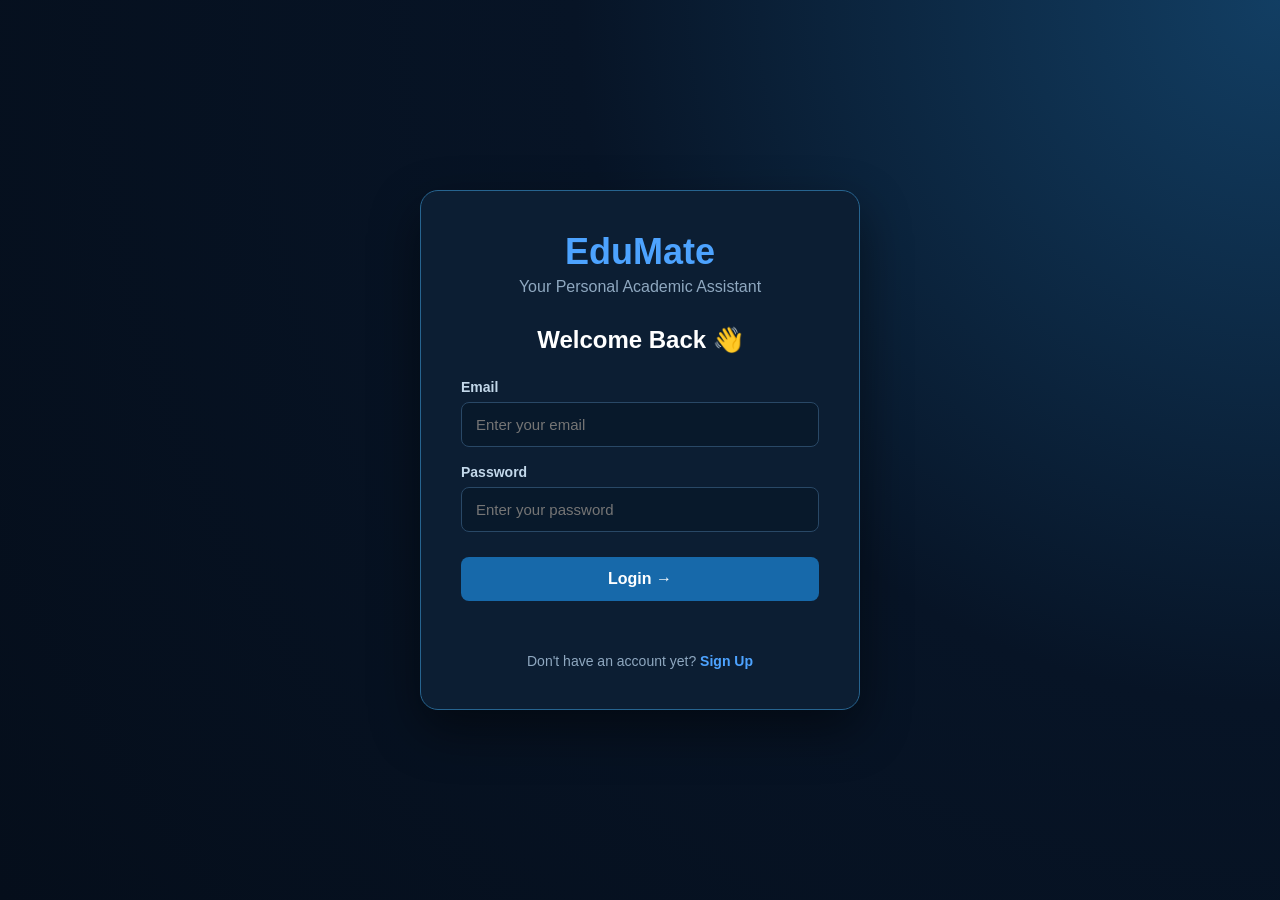
<file: index.html>
<!DOCTYPE html>
<html lang="en">

<head>

    <meta charset="UTF-8">
    <meta name="viewport" content="width=device-width, initial-scale=1.0">

    <title>EduMate - Your Personal Academic Assistant</title>

    <link rel="stylesheet" href="style1.css">
</head>


<body>


    <!-- =====================================================
         AUTHENTICATION
    ===================================================== -->

    <div id="authPage">


        <div class="auth-box">


            <div class="auth-logo">
                EduMate
            </div>


            <div class="auth-subtitle">
                Your Personal Academic Assistant
            </div>







            <div id="loginForm">


                <h2 class="auth-title">
                    Welcome Back 👋
                </h2>


                <div class="auth-input-group">

                    <label for="loginEmail">
                        Email
                    </label>

                    <input type="email" id="loginEmail" placeholder="Enter your email" autocomplete="email">

                </div>


                <div class="auth-input-group">

                    <label for="loginPassword">
                        Password
                    </label>

                    <input type="password" id="loginPassword" placeholder="Enter your password"
                        autocomplete="current-password">

                </div>


                <button class="auth-button" onclick="login()">
                    Login →
                </button>


                <div id="loginMessage" class="auth-message"></div>


                <div class="auth-switch">

                    Don't have an account yet?

                    <button onclick="showSignup()">
                        Sign Up
                    </button>

                </div>

            </div>







            <div id="signupForm" style="display: none;">


                <h2 class="auth-title">
                    Create Your EduMate Account
                </h2>


                <div class="auth-input-group">

                    <label for="signupName">
                        Full Name
                    </label>

                    <input type="text" id="signupName" placeholder="Enter your name" autocomplete="name">

                </div>


                <div class="auth-input-group">

                    <label for="signupEmail">
                        Email
                    </label>

                    <input type="email" id="signupEmail" placeholder="Enter your email" autocomplete="email">

                </div>


                <div class="auth-input-group">

                    <label for="signupPassword">
                        Password
                    </label>

                    <input type="password" id="signupPassword" placeholder="Create a password"
                        autocomplete="new-password">

                    <div class="password-note">
                        Password must contain at least 6 characters.
                    </div>

                </div>


                <div class="auth-input-group">

                    <label for="signupConfirmPassword">
                        Confirm Password
                    </label>

                    <input type="password" id="signupConfirmPassword" placeholder="Re-enter your password"
                        autocomplete="new-password">

                </div>


                <button class="auth-button" onclick="signup()">
                    Create Account →
                </button>


                <div id="signupMessage" class="auth-message"></div>


                <div class="auth-switch">

                    Already have an account?

                    <button onclick="showLogin()">
                        Login
                    </button>

                </div>

            </div>


        </div>

    </div>



    <!-- =====================================================
         DASHBOARD
    ===================================================== -->

    <div id="dashboard">


        <!-- =================================================
             HEADER
        ================================================= -->

        <header>

            <div class="header">


                <div class="brand">

                    <div class="logo">
                        EduMate
                    </div>

                    <div class="subtitle">
                        Your Personal Academic Assistant
                    </div>

                </div>


                <div class="header-right">




                    <div class="ai-button">

                        <span class="ai-icon">
                            🤖
                        </span>

                        <span>
                            EduMate AI Assistant
                        </span>

                    </div>


                    <button class="logout" onclick="logout()">
                        Logout
                    </button>

                </div>

            </div>

        </header>



        <!-- =================================================
             MAIN DASHBOARD
        ================================================= -->

        <main>


            <!-- =================================================
                 WELCOME
            ================================================= -->

            <section class="hero">

                <h1>
                    Welcome to EduMate 👋
                </h1>

                <p>
                    Discover colleges, explore engineering branches,
                    organize your studies and track your academic progress.
                </p>

            </section>



            <!-- =================================================
                 COLLEGE DISCOVERY
            ================================================= -->

            <section class="section">


                <h2 class="section-title">
                    🎯 College Discovery
                </h2>


                <p class="section-description">
                    Find, shortlist and compare colleges based on your goals.
                </p>


                <div class="cards">


                    <!-- PREDICTOR -->

                    <div class="card">

                        <div class="icon">
                            🎓
                        </div>

                        <h3>
                            College Predictor
                        </h3>

                        <p>
                            Find suitable colleges based on your
                            percentile, category, branch and preferences.
                        </p>

                        <button class="open-button" onclick="location.href='predictor.html'">
                            Open Predictor →
                        </button>

                    </div>



                    <!-- SHORTLIST -->

                    <div class="card">

                        <div class="icon">
                            ⭐
                        </div>

                        <h3>
                            College Shortlist
                        </h3>

                        <p>
                            Save your preferred colleges in one place
                            and create your personal college shortlist.
                        </p>

                        <button class="open-button" onclick="location.href='shortlist.html'">
                            View Shortlist →
                        </button>

                    </div>



                    <!-- COMPARE -->

                    <div class="card">

                        <div class="icon">
                            ⚖️
                        </div>

                        <h3>
                            Compare Colleges
                        </h3>

                        <p>
                            Compare shortlisted colleges side-by-side
                            to make better admission decisions.
                        </p>

                        <button class="open-button" onclick="location.href='compare.html'">
                            Compare Colleges →
                        </button>

                    </div>


                </div>

            </section>



            <!-- =================================================
                 ENGINEERING EXPLORER
            ================================================= -->

            <section class="section">


                <h2 class="section-title">
                    🧭 Engineering Explorer
                </h2>


                <p class="section-description">
                    Understand engineering branches and explore different
                    academic options.
                </p>


                <div class="cards">


                    <!-- BRANCH EXPLORER -->

                    <div class="card">

                        <div class="icon">
                            💻
                        </div>

                        <h3>
                            Engineering Branch Explorer
                        </h3>

                        <p>
                            Explore engineering branches, their subjects,
                            required skills and possible career paths.
                        </p>

                        <button class="open-button" onclick="location.href='branches.html'">
                            Explore Branches →
                        </button>

                    </div>



                    <!-- PAPERS -->

                    <div class="card">

                        <div class="icon">
                            📚
                        </div>

                        <h3>
                            Previous Year Papers
                        </h3>

                        <p>
                            Access previous year question papers for
                            exam preparation and practice.
                        </p>

                        <button class="open-button" onclick="location.href='papers.html'">
                            View Papers →
                        </button>

                    </div>



                    <!-- ACADEMIC RESOURCES -->

                    <div class="card">

                        <div class="icon">
                            💡
                        </div>

                        <h3>
                            Academic Resources
                        </h3>

                        <p>
                            Explore additional academic guidance,
                            useful information and resources available
                            in EduMate.
                        </p>

                        <button class="open-button" onclick="location.href='assistant.html'">
                            Explore Resources →
                        </button>

                    </div>


                </div>

            </section>



            <!-- =================================================
                 ACADEMIC ORGANIZER
            ================================================= -->

            <section class="section">


                <h2 class="section-title">
                    📊 Academic Organizer
                </h2>


                <p class="section-description">
                    Plan your studies and keep track of your academic progress.
                </p>


                <div class="organizer-grid">


                    <!-- STUDY PLANNER -->

                    <div class="card">

                        <div class="icon">
                            📅
                        </div>

                        <h3>
                            Study Planner
                        </h3>

                        <p>
                            Organize your study schedule, tasks
                            and academic goals.
                        </p>

                        <button class="open-button" onclick="location.href='planner.html'">
                            Open Planner →
                        </button>

                    </div>



                    <!-- ACADEMIC TRACKER -->

                    <div class="card">

                        <div class="icon">
                            📈
                        </div>

                        <h3>
                            Academic Tracker
                        </h3>

                        <p>
                            Track your academic progress and monitor
                            your performance over time.
                        </p>

                        <button class="open-button" onclick="location.href='tracker.html'">
                            Open Tracker →
                        </button>

                    </div>


                </div>

            </section>


        </main>



        <!-- =================================================
             FOOTER
        ================================================= -->

        <footer>

            EduMate © 2026 · Your Personal Academic Assistant

        </footer>


    </div>



    <script src="script.js"></script>



</body>

</html>
</file>
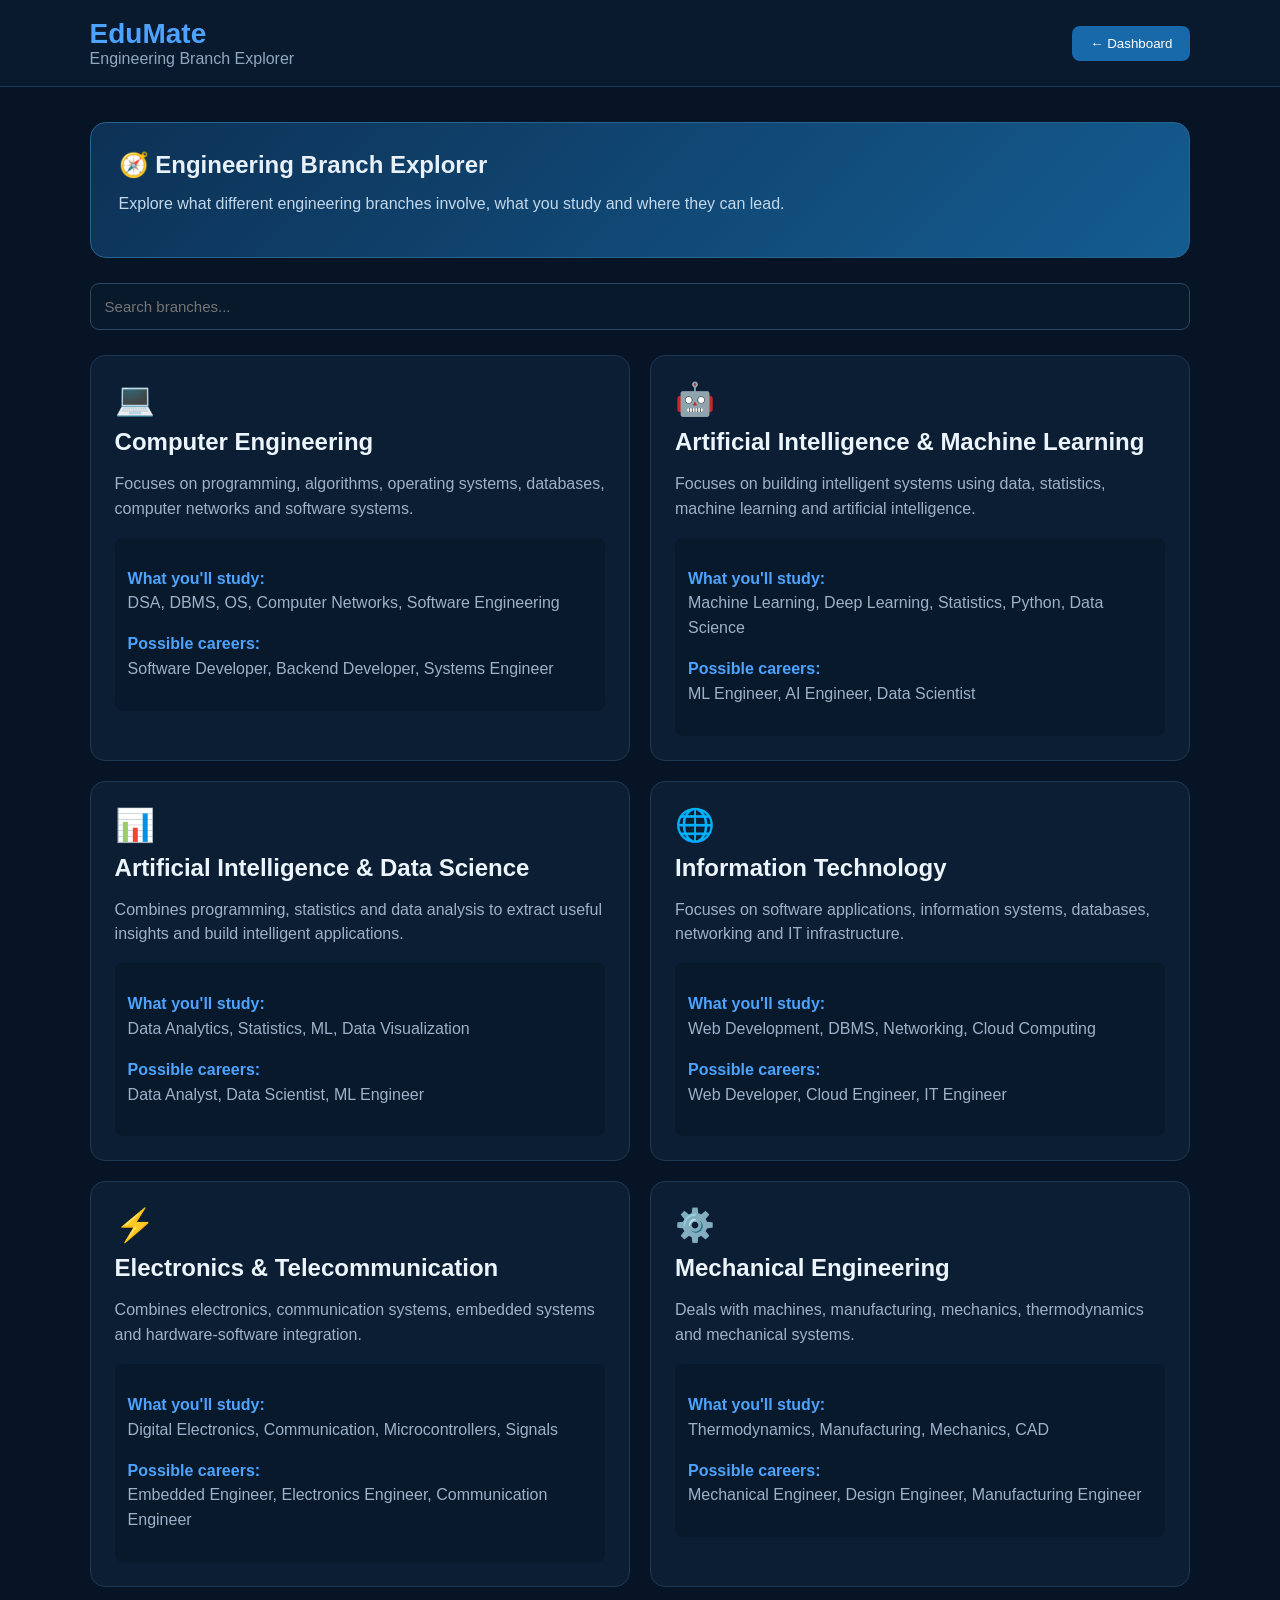
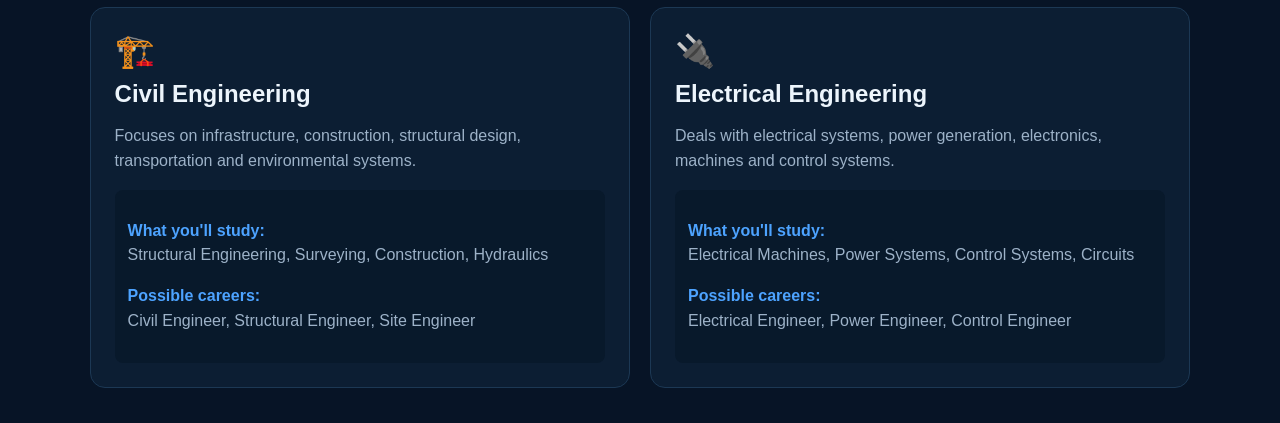
<file: branches.html>
<!DOCTYPE html>
<html lang="en">

<head>

    <meta charset="UTF-8">
    <meta name="viewport" content="width=device-width, initial-scale=1.0">

    <title>EduMate - Branch Explorer</title>

    <style>
        * {
            box-sizing: border-box;
        }

        body {
            margin: 0;
            font-family: "Segoe UI", Arial, sans-serif;
            background: #071426;
            color: #e8f0f8;
        }

        header {
            background: #091a2e;
            border-bottom: 1px solid #1c3854;
            padding: 18px 7%;
        }

        .header {
            display: flex;
            justify-content: space-between;
            align-items: center;
        }

        .logo {
            color: #4da3ff;
            font-size: 28px;
            font-weight: 700;
        }

        .subtitle {
            color: #8fa8c0;
        }

        .back {
            background: #1769aa;
            border: none;
            color: white;
            padding: 10px 18px;
            border-radius: 8px;
            cursor: pointer;
        }

        main {
            width: 86%;
            max-width: 1200px;
            margin: 35px auto;
        }

        .hero {
            background: linear-gradient(135deg, #0d3155, #145c91);
            border: 1px solid #27648f;
            border-radius: 16px;
            padding: 28px;
            margin-bottom: 25px;
        }

        .hero h1 {
            margin: 0 0 8px;
        }

        .hero p {
            color: #c3d8ea;
        }

        .search {
            width: 100%;
            padding: 14px;

            background: #08192b;
            border: 1px solid #294866;
            color: white;

            border-radius: 9px;
            margin-bottom: 25px;

            font-size: 15px;
        }

        .grid {
            display: grid;
            grid-template-columns: repeat(2, 1fr);
            gap: 20px;
        }

        .branch {
            background: #0c1e33;
            border: 1px solid #1c3854;
            border-radius: 15px;
            padding: 24px;
        }

        .branch:hover {
            border-color: #2d75ad;
        }

        .icon {
            font-size: 32px;
            margin-bottom: 10px;
        }

        .branch h2 {
            color: #edf5fc;
            margin: 0 0 10px;
        }

        .branch p {
            color: #9db2c8;
            line-height: 1.55;
        }

        .info {
            background: #08192b;
            border-radius: 8px;
            padding: 13px;
            margin-top: 15px;
        }

        .info strong {
            color: #4da3ff;
        }

        @media(max-width:700px) {

            .grid {
                grid-template-columns: 1fr;
            }

            .header {
                flex-direction: column;
                align-items: flex-start;
                gap: 15px;
            }

        }
    </style>

</head>


<body>

    <header>

        <div class="header">

            <div>

                <div class="logo">
                    EduMate
                </div>

                <div class="subtitle">
                    Engineering Branch Explorer
                </div>

            </div>

            <button class="back" onclick="location.href='index.html'">
                ← Dashboard
            </button>

        </div>

    </header>


    <main>

        <section class="hero">

            <h1>
                🧭 Engineering Branch Explorer
            </h1>

            <p>
                Explore what different engineering branches involve,
                what you study and where they can lead.
            </p>

        </section>


        <input class="search" id="search" placeholder="Search branches..." oninput="renderBranches()">


        <div class="grid" id="branchGrid"></div>

    </main>


    <script>

        const branches = [

            {
                icon: "💻",
                name: "Computer Engineering",
                description:
                    "Focuses on programming, algorithms, operating systems, databases, computer networks and software systems.",
                subjects:
                    "DSA, DBMS, OS, Computer Networks, Software Engineering",
                careers:
                    "Software Developer, Backend Developer, Systems Engineer"
            },

            {
                icon: "🤖",
                name: "Artificial Intelligence & Machine Learning",
                description:
                    "Focuses on building intelligent systems using data, statistics, machine learning and artificial intelligence.",
                subjects:
                    "Machine Learning, Deep Learning, Statistics, Python, Data Science",
                careers:
                    "ML Engineer, AI Engineer, Data Scientist"
            },

            {
                icon: "📊",
                name: "Artificial Intelligence & Data Science",
                description:
                    "Combines programming, statistics and data analysis to extract useful insights and build intelligent applications.",
                subjects:
                    "Data Analytics, Statistics, ML, Data Visualization",
                careers:
                    "Data Analyst, Data Scientist, ML Engineer"
            },

            {
                icon: "🌐",
                name: "Information Technology",
                description:
                    "Focuses on software applications, information systems, databases, networking and IT infrastructure.",
                subjects:
                    "Web Development, DBMS, Networking, Cloud Computing",
                careers:
                    "Web Developer, Cloud Engineer, IT Engineer"
            },

            {
                icon: "⚡",
                name: "Electronics & Telecommunication",
                description:
                    "Combines electronics, communication systems, embedded systems and hardware-software integration.",
                subjects:
                    "Digital Electronics, Communication, Microcontrollers, Signals",
                careers:
                    "Embedded Engineer, Electronics Engineer, Communication Engineer"
            },

            {
                icon: "⚙️",
                name: "Mechanical Engineering",
                description:
                    "Deals with machines, manufacturing, mechanics, thermodynamics and mechanical systems.",
                subjects:
                    "Thermodynamics, Manufacturing, Mechanics, CAD",
                careers:
                    "Mechanical Engineer, Design Engineer, Manufacturing Engineer"
            },

            {
                icon: "🏗️",
                name: "Civil Engineering",
                description:
                    "Focuses on infrastructure, construction, structural design, transportation and environmental systems.",
                subjects:
                    "Structural Engineering, Surveying, Construction, Hydraulics",
                careers:
                    "Civil Engineer, Structural Engineer, Site Engineer"
            },

            {
                icon: "🔌",
                name: "Electrical Engineering",
                description:
                    "Deals with electrical systems, power generation, electronics, machines and control systems.",
                subjects:
                    "Electrical Machines, Power Systems, Control Systems, Circuits",
                careers:
                    "Electrical Engineer, Power Engineer, Control Engineer"
            }

        ];


        function renderBranches() {

            const search =
                document.getElementById(
                    "search"
                ).value.toLowerCase();

            const grid =
                document.getElementById(
                    "branchGrid"
                );


            const filtered =
                branches.filter(
                    branch =>
                        branch.name
                            .toLowerCase()
                            .includes(search)
                );


            grid.innerHTML =
                filtered.map(
                    branch => `

                <div class="branch">

                    <div class="icon">
                        ${branch.icon}
                    </div>

                    <h2>
                        ${branch.name}
                    </h2>

                    <p>
                        ${branch.description}
                    </p>

                    <div class="info">

                        <p>
                            <strong>
                                What you'll study:
                            </strong>

                            <br>

                            ${branch.subjects}
                        </p>

                        <p>
                            <strong>
                                Possible careers:
                            </strong>

                            <br>

                            ${branch.careers}
                        </p>

                    </div>

                </div>

            `
                ).join("");

        }


        renderBranches();

    </script>

</body>

</html>
</file>
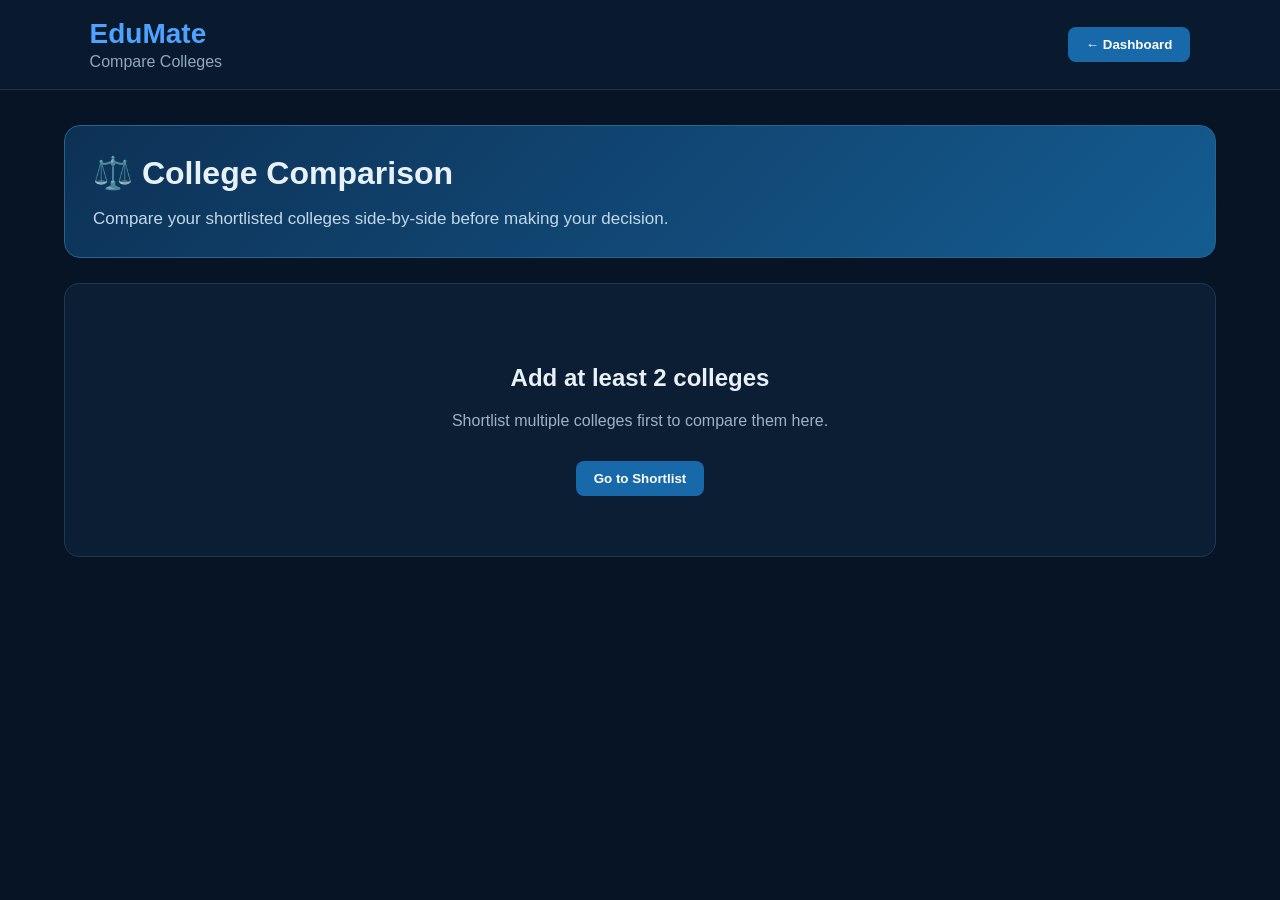
<file: compare.html>
<!DOCTYPE html>
<html lang="en">

<head>

    <meta charset="UTF-8">
    <meta name="viewport" content="width=device-width, initial-scale=1.0">

    <title>EduMate - Compare Colleges</title>

    <style>
        * {
            box-sizing: border-box;
        }

        body {
            margin: 0;
            font-family: "Segoe UI", Arial, sans-serif;
            background: #071426;
            color: #e8f0f8;
        }

        header {
            background: #091a2e;
            border-bottom: 1px solid #1c3854;
            padding: 18px 7%;
        }

        .header {
            display: flex;
            justify-content: space-between;
            align-items: center;
        }

        .logo {
            color: #4da3ff;
            font-size: 28px;
            font-weight: 700;
        }

        .subtitle {
            color: #8fa8c0;
            margin-top: 3px;
        }

        .back {
            background: #1769aa;
            color: white;
            border: none;
            padding: 10px 18px;
            border-radius: 8px;
            cursor: pointer;
            font-weight: 600;
        }

        .back:hover {
            background: #2180ca;
        }

        main {
            width: 90%;
            max-width: 1250px;
            margin: 35px auto;
        }

        .hero {
            background: linear-gradient(135deg, #0d3155, #145c91);
            border: 1px solid #27648f;
            border-radius: 16px;
            padding: 28px;
            margin-bottom: 25px;
        }

        .hero h1 {
            margin: 0 0 8px;
            font-size: 32px;
        }

        .hero p {
            color: #c3d8ea;
            font-size: 17px;
            margin-bottom: 0;
        }

        .table-wrapper {
            overflow-x: auto;
            background: #0c1e33;
            border: 1px solid #1c3854;
            border-radius: 15px;
        }

        table {
            width: 100%;
            border-collapse: collapse;
            min-width: 700px;
        }

        th,
        td {
            padding: 18px;
            border-bottom: 1px solid #1c3854;
            text-align: left;
        }

        th {
            background: #0a1a2d;
            color: #4da3ff;
            font-size: 17px;
        }

        th:not(:first-child) {
            min-width: 230px;
        }

        td:first-child {
            color: #8fa8c0;
            font-weight: 600;
            width: 180px;
        }

        td {
            color: #e8f0f8;
        }

        tr:last-child td {
            border-bottom: none;
        }

        .college-name {
            color: #4da3ff;
            font-weight: 700;
        }

        .empty {
            text-align: center;
            padding: 60px;
            background: #0c1e33;
            border: 1px solid #1c3854;
            border-radius: 15px;
            color: #9db2c8;
        }

        .empty h2 {
            color: #e8f0f8;
        }

        .empty .back {
            margin-top: 15px;
        }

        .value {
            color: #e8f0f8;
        }

        @media(max-width:700px) {

            .header {
                flex-direction: column;
                gap: 15px;
                align-items: flex-start;
            }

            main {
                width: 94%;
            }

        }
    </style>

</head>


<body>

    <header>

        <div class="header">

            <div>

                <div class="logo">
                    EduMate
                </div>

                <div class="subtitle">
                    Compare Colleges
                </div>

            </div>

            <button class="back" onclick="location.href='index.html'">
                ← Dashboard
            </button>

        </div>

    </header>


    <main>

        <section class="hero">

            <h1>
                ⚖️ College Comparison
            </h1>

            <p>
                Compare your shortlisted colleges side-by-side
                before making your decision.
            </p>

        </section>


        <div id="comparison"></div>

    </main>


    <script>


        /*
            Helper function.
    
            The predictor may use different names for
            the same piece of information.
        */

        function getValue(college, possibleNames) {

            for (const name of possibleNames) {

                if (
                    college[name] !== undefined &&
                    college[name] !== null &&
                    college[name] !== ""
                ) {

                    return college[name];

                }

            }

            return "Not available";

        }


        function getCollegeName(college) {

            return getValue(college, [

                "name",
                "college",
                "college_name",
                "collegeName",
                "institute",
                "institution",
                "institution_name"

            ]);

        }


        function getCity(college) {

            return getValue(college, [

                "city",
                "location",
                "district"

            ]);

        }


        function getType(college) {

            return getValue(college, [

                "type",
                "institution_type",
                "college_type"

            ]);

        }


        function getBranch(college) {

            return getValue(college, [

                "branch",
                "branches",
                "branch_name",
                "course"

            ]);

        }


        function getFees(college) {

            return getValue(college, [

                "fees",
                "fee",
                "annual_fees",
                "approx_fees"

            ]);

        }


        function getCutoff(college) {

            return getValue(college, [

                "latest_cutoff",
                "cutoff",
                "cutoff_percentile"

            ]);

        }


        function getCategory(college) {

            return getValue(college, [

                "category",
                "chance",
                "admission_chance",
                "recommendation"

            ]);

        }


        function getDifference(college) {

            return getValue(college, [

                "difference",
                "cutoff_difference"

            ]);

        }


        function getShortlist() {

            const saved =
                localStorage.getItem(
                    "edumateShortlist"
                );

            if (!saved) {
                return [];
            }

            try {

                return JSON.parse(saved);

            }

            catch {

                return [];

            }

        }


        function renderComparison() {

            const colleges =
                getShortlist();

            const container =
                document.getElementById(
                    "comparison"
                );


            if (colleges.length < 2) {

                container.innerHTML = `

                <div class="empty">

                    <h2>
                        Add at least 2 colleges
                    </h2>

                    <p>
                        Shortlist multiple colleges first
                        to compare them here.
                    </p>

                    <button
                        class="back"
                        onclick="location.href='shortlist.html'"
                    >
                        Go to Shortlist
                    </button>

                </div>

            `;

                return;

            }


            /*
                Compare maximum 4 colleges.
            */

            const selected =
                colleges.slice(0, 4);


            let html = `

            <div class="table-wrapper">

                <table>

                    <tr>

                        <th>
                            Parameter
                        </th>

        `;


            selected.forEach(college => {

                html += `

                <th>

                    <div class="college-name">

                        ${getCollegeName(college)}

                    </div>

                </th>

            `;

            });


            html += `

                    </tr>

        `;


            /*
                These are the parameters we can
                meaningfully compare.
            */

            const rows = [

                [
                    "City",
                    getCity
                ],

                [
                    "Institution Type",
                    getType
                ],

                [
                    "Branch",
                    getBranch
                ],

                [
                    "Admission Category",
                    getCategory
                ],

                [
                    "Latest Cutoff",
                    getCutoff
                ],

                [
                    "Difference from Cutoff",
                    getDifference
                ],

                [
                    "Approx. Fees",
                    getFees
                ]

            ];


            rows.forEach(row => {

                html += `

                <tr>

                    <td>
                        ${row[0]}
                    </td>

            `;


                selected.forEach(college => {

                    html += `

                    <td class="value">

                        ${row[1](college)}

                    </td>

                `;

                });


                html += `

                </tr>

            `;

            });


            html += `

                </table>

            </div>

        `;


            container.innerHTML =
                html;

        }


        renderComparison();

    </script>

</body>

</html>
</file>
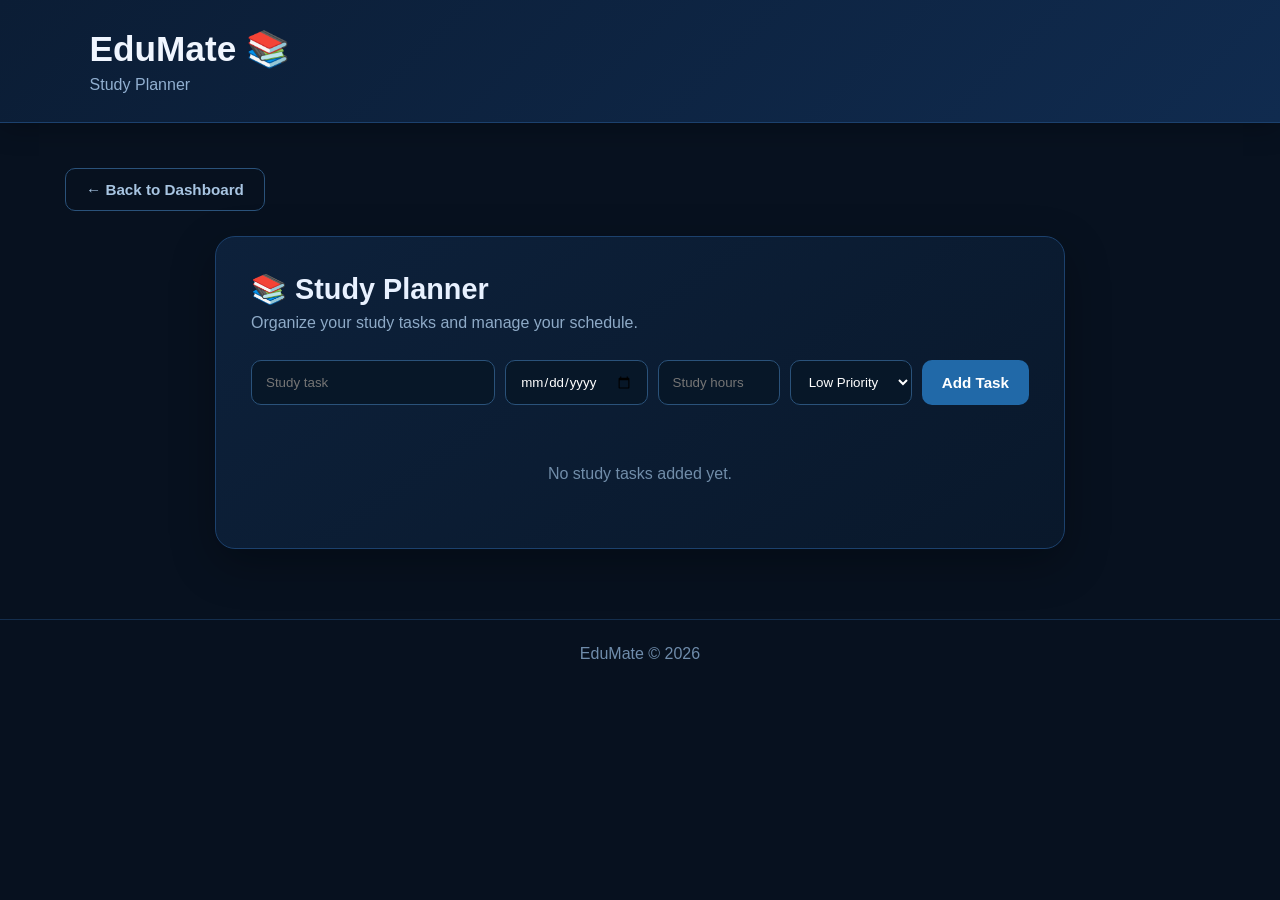
<file: planner.html>
<!DOCTYPE html>
<html lang="en">

<head>

    <meta charset="UTF-8">

    <meta name="viewport" content="width=device-width, initial-scale=1.0">

    <title>EduMate - Study Planner</title>

    <link rel="stylesheet" href="style.css">

</head>


<body>


    <header>

        <h1>EduMate 📚</h1>

        <p>Study Planner</p>

    </header>



    <main>


        <section class="planner-page">


            <button class="back-button" onclick="window.location.href='index.html'">

                ← Back to Dashboard

            </button>



            <div class="planner-container">


                <h2>📚 Study Planner</h2>

                <p class="page-description">

                    Organize your study tasks
                    and manage your schedule.

                </p>



                <div class="planner-inputs">


                    <input type="text" id="task" placeholder="Study task">


                    <input type="date" id="date">


                    <input type="number" id="hours" placeholder="Study hours" min="0.5" step="0.5">


                    <select id="priority">

                        <option value="Low">
                            Low Priority
                        </option>

                        <option value="Medium">
                            Medium Priority
                        </option>

                        <option value="High">
                            High Priority
                        </option>

                    </select>


                    <button onclick="addTask()">

                        Add Task

                    </button>


                </div>



                <div id="taskList"></div>


            </div>


        </section>


    </main>



    <footer>

        <p>EduMate © 2026</p>

    </footer>



    <script>


        let tasks =
            JSON.parse(
                localStorage.getItem(
                    "edumateTasks"
                )
            ) || [];



        function saveTasks() {

            localStorage.setItem(
                "edumateTasks",
                JSON.stringify(tasks)
            );

        }



        function addTask() {


            const task =
                document.getElementById(
                    "task"
                ).value.trim();


            const date =
                document.getElementById(
                    "date"
                ).value;


            const hours =
                document.getElementById(
                    "hours"
                ).value;


            const priority =
                document.getElementById(
                    "priority"
                ).value;



            if (!task || !date || !hours) {

                alert(
                    "Please fill in all task details."
                );

                return;

            }



            tasks.push({

                task: task,

                date: date,

                hours: hours,

                priority: priority,

                completed: false

            });



            saveTasks();



            document.getElementById(
                "task"
            ).value = "";


            document.getElementById(
                "date"
            ).value = "";


            document.getElementById(
                "hours"
            ).value = "";


            displayTasks();

        }



        function toggleTask(index) {

            tasks[index].completed =
                !tasks[index].completed;


            saveTasks();

            displayTasks();

        }



        function deleteTask(index) {

            tasks.splice(index, 1);

            saveTasks();

            displayTasks();

        }



        function displayTasks() {


            const list =
                document.getElementById(
                    "taskList"
                );


            list.innerHTML = "";


            if (tasks.length === 0) {

                list.innerHTML = `

            <p class="empty-message">

                No study tasks added yet.

            </p>

        `;

                return;

            }



            tasks.forEach(
                function (item, index) {


                    const card =
                        document.createElement(
                            "div"
                        );


                    card.className =
                        "task-card";


                    if (item.completed) {

                        card.classList.add(
                            "completed"
                        );

                    }



                    card.innerHTML = `

                <div>

                    <h3>
                        ${item.task}
                    </h3>

                    <p>
                        📅 ${item.date}
                    </p>

                    <p>
                        ⏱ ${item.hours} hour(s)
                    </p>

                    <strong>
                        ${item.priority}
                    </strong>

                </div>


                <div class="task-actions">

                    <button
                        onclick="toggleTask(${index})">

                        ${item.completed
                            ? "Undo"
                            : "Complete"}

                    </button>


                    <button
                        onclick="deleteTask(${index})">

                        Delete

                    </button>

                </div>

            `;


                    list.appendChild(card);

                }
            );

        }



        displayTasks();

    </script>


</body>

</html>
</file>
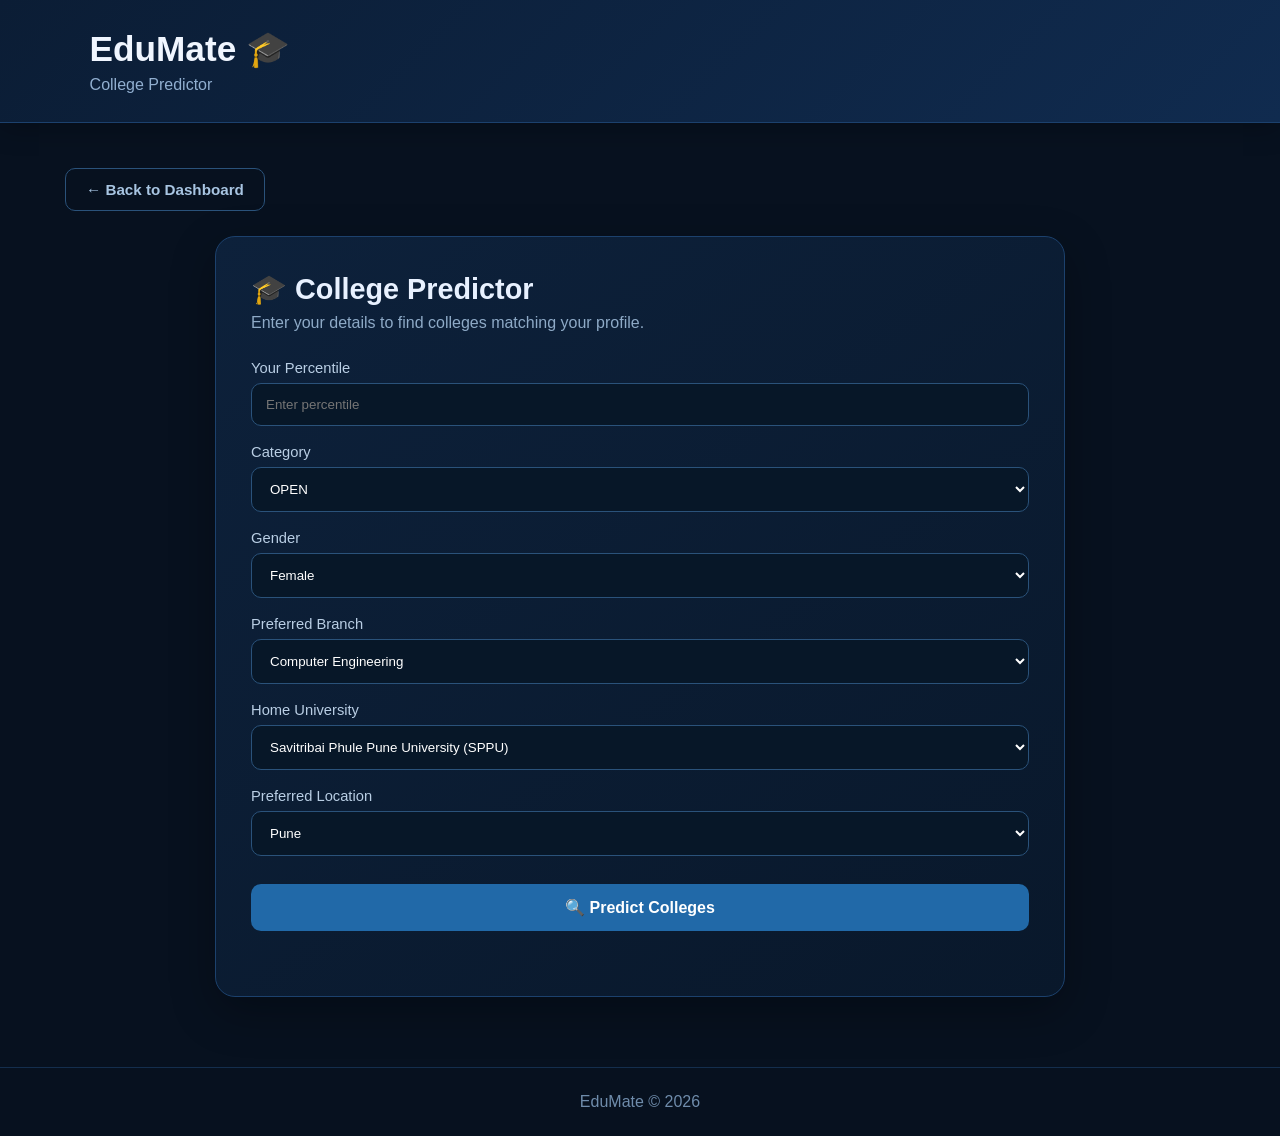
<file: predictor.html>
<!DOCTYPE html>
<html lang="en">

<head>

    <meta charset="UTF-8">

    <meta name="viewport" content="width=device-width, initial-scale=1.0">

    <title>EduMate - College Predictor</title>

    <link rel="stylesheet" href="style.css">

</head>


<body>


    <header>

        <h1>EduMate 🎓</h1>

        <p>College Predictor</p>

    </header>



    <main>


        <section class="predictor-page">


            <button class="back-button" onclick="window.location.href='index.html'">

                ← Back to Dashboard

            </button>



            <div class="predictor-container">


                <h2>🎓 College Predictor</h2>

                <p class="page-description">

                    Enter your details to find colleges
                    matching your profile.

                </p>



                <!-- PERCENTILE -->

                <label for="percentile">
                    Your Percentile
                </label>

                <input type="number" id="percentile" placeholder="Enter percentile" step="0.01" min="0" max="100">



                <!-- CATEGORY -->

                <label for="category">
                    Category
                </label>

                <select id="category">

                    <option value="OPEN">OPEN</option>

                    <option value="OBC">OBC</option>

                    <option value="SC">SC</option>

                    <option value="ST">ST</option>

                    <option value="VJ">VJ</option>

                    <option value="NT1">NT1</option>

                    <option value="NT2">NT2</option>

                    <option value="NT3">NT3</option>

                    <option value="EWS">EWS</option>

                </select>



                <!-- GENDER -->

                <label for="gender">
                    Gender
                </label>

                <select id="gender">

                    <option value="FEMALE">
                        Female
                    </option>

                    <option value="MALE">
                        Male
                    </option>

                </select>



                <!-- BRANCH -->

                <label for="branch">
                    Preferred Branch
                </label>

                <select id="branch">

                    <option value="Computer Engineering">
                        Computer Engineering
                    </option>

                    <option value="Information Technology">
                        Information Technology
                    </option>

                    <option value="Artificial Intelligence and Data Science">
                        Artificial Intelligence & Data Science
                    </option>

                    <option value="Artificial Intelligence and Machine Learning">
                        Artificial Intelligence & Machine Learning
                    </option>

                    <option value="Civil Engineering">
                        Civil Engineering
                    </option>

                    <option value="Mechanical Engineering">
                        Mechanical Engineering
                    </option>

                    <option value="Electrical Engineering">
                        Electrical Engineering
                    </option>

                    <option value="Electronics Engineering">
                        Electronics Engineering
                    </option>

                    <option value="Electronics and Telecommunication">
                        Electronics & Telecommunication
                    </option>

                    <option value="Chemical Engineering">
                        Chemical Engineering
                    </option>

                    <option value="Instrumentation Engineering">
                        Instrumentation Engineering
                    </option>

                    <option value="Production Engineering">
                        Production Engineering
                    </option>

                    <option value="Automobile Engineering">
                        Automobile Engineering
                    </option>

                    <option value="Robotics and Automation">
                        Robotics & Automation
                    </option>

                </select>



                <!-- HOME UNIVERSITY -->

                <label for="homeUniversity">
                    Home University
                </label>

                <select id="homeUniversity">

                    <option value="SPPU">
                        Savitribai Phule Pune University (SPPU)
                    </option>

                    <option value="MU">
                        University of Mumbai
                    </option>

                    <option value="RTMNU">
                        Rashtrasant Tukadoji Maharaj Nagpur University
                    </option>

                    <option value="DBATU">
                        Dr. Babasaheb Ambedkar Technological University
                    </option>

                </select>



                <!-- CITY -->

                <label for="location">
                    Preferred Location
                </label>

                <select id="location">

                    <option value="Pune">
                        Pune
                    </option>

                    <option value="Mumbai">
                        Mumbai
                    </option>

                    <option value="Nashik">
                        Nashik
                    </option>

                    <option value="Nagpur">
                        Nagpur
                    </option>

                </select>



                <!-- PREDICT -->

                <button id="predictBtn" class="predict-button">

                    🔍 Predict Colleges

                </button>



                <!-- RESULTS -->

                <div id="results"></div>


            </div>


        </section>


    </main>



    <footer>

        <p>EduMate © 2026</p>

    </footer>



    <script>

        const predictBtn =
            document.getElementById("predictBtn");

        const resultsDiv =
            document.getElementById("results");


        predictBtn.addEventListener(
            "click",
            async function () {


                const percentile =
                    parseFloat(
                        document.getElementById("percentile").value
                    );


                const category =
                    document.getElementById("category").value;


                const gender =
                    document.getElementById("gender").value;


                const branch =
                    document.getElementById("branch").value;


                const homeUniversity =
                    document.getElementById("homeUniversity").value;


                const city =
                    document.getElementById("location").value;



                // VALIDATION

                if (
                    isNaN(percentile) ||
                    percentile < 0 ||
                    percentile > 100
                ) {

                    resultsDiv.innerHTML = `

                <div class="error-message">

                    Please enter a valid percentile
                    between 0 and 100.

                </div>

            `;

                    return;

                }



                // LOADING

                resultsDiv.innerHTML = `

            <div class="loading">

                🔍 Finding the best colleges
                for you...

            </div>

        `;



                const studentData = {

                    percentile: percentile,

                    category: category,

                    gender: gender,

                    branch: branch,

                    home_university: homeUniversity,

                    city: city

                };



                try {


                    const response =
                        await fetch(

                            "https://edumate-api-wur9.onrender.com/predict",

                            {

                                method: "POST",

                                headers: {

                                    "Content-Type":
                                        "application/json"

                                },

                                body:
                                    JSON.stringify(studentData)

                            }

                        );



                    if (!response.ok) {

                        throw new Error(
                            "Server returned an error."
                        );

                    }



                    const data =
                        await response.json();


                    displayResults(data);



                }

                catch (error) {

                    console.error(error);


                    resultsDiv.innerHTML = `

                <div class="error-message">

                    ❌ Unable to connect
                    to the EduMate predictor.

                    <br><br>

                    Please try again in a moment.

                </div>

            `;

                }

            }
        );



        function displayResults(data) {


            resultsDiv.innerHTML = "";


            if (
                !data.colleges ||
                data.colleges.length === 0
            ) {

                resultsDiv.innerHTML = `

            <div class="error-message">

                No suitable colleges found
                for your preferences.

            </div>

        `;

                return;

            }



            const heading =
                document.createElement("h3");


            heading.textContent =
                "🎓 Your College Recommendations";


            resultsDiv.appendChild(heading);



            data.colleges.forEach(
                function (college) {


                    const card =
                        document.createElement("div");


                    card.className =
                        "college-result";



                    const name =
                        document.createElement("h4");


                    name.textContent =
                        college.college;



                    const badge =
                        document.createElement("span");


                    badge.className =
                        "chance-badge";



                    const chance =
                        college.category.toUpperCase();



                    if (chance === "SAFE") {

                        badge.classList.add("safe");

                        badge.textContent =
                            "✓ SAFE";

                    }

                    else if (chance === "MODERATE") {

                        badge.classList.add("moderate");

                        badge.textContent =
                            "◐ MODERATE";

                    }

                    else {

                        badge.classList.add("difficult");

                        badge.textContent =
                            "⚡ AMBITIOUS";

                    }



                    const cutoff =
                        document.createElement("p");


                    cutoff.innerHTML =

                        `<strong>
                    Historical Cutoff:
                 </strong>
                 ${Number(
                            college.latest_cutoff
                        ).toFixed(2)}`;



                    const difference =
                        document.createElement("p");


                    const diff =
                        Number(
                            college.difference
                        ).toFixed(2);


                    difference.innerHTML =

                        `<strong>
                    Your Percentile Advantage:
                 </strong>
                 +${diff}`;



                    // ===============================
                    // ADD TO SHORTLIST BUTTON
                    // ===============================

                    const shortlistButton = document.createElement("button");

                    shortlistButton.textContent = "⭐ Add to Shortlist";
                    shortlistButton.className = "shortlist-button";

                    shortlistButton.onclick = function () {

                        // Get existing shortlist
                        let shortlist =
                            JSON.parse(localStorage.getItem("edumateShortlist")) || [];

                        // Create college object
                        const collegeData = {
                            college: college.college,
                            branch: data.student?.branch || "Selected Branch",
                            category: college.category,
                            latest_cutoff: Number(college.latest_cutoff),
                            difference: Number(college.difference)
                        };

                        // Check duplicate
                        const alreadyAdded = shortlist.some(function (item) {

                            return (
                                item.college === collegeData.college &&
                                item.branch === collegeData.branch
                            );

                        });

                        if (alreadyAdded) {

                            shortlistButton.textContent = "✓ Already Shortlisted";
                            shortlistButton.disabled = true;

                            return;
                        }

                        // Add college
                        shortlist.push(collegeData);

                        // Save to browser
                        localStorage.setItem(
                            "edumateShortlist",
                            JSON.stringify(shortlist)
                        );

                        // Change button
                        shortlistButton.textContent = "✓ Added to Shortlist";
                        shortlistButton.disabled = true;

                    };


                    // ===============================
                    // ADD EVERYTHING TO CARD
                    // ===============================

                    card.appendChild(badge);
                    card.appendChild(name);
                    card.appendChild(cutoff);
                    card.appendChild(difference);
                    card.appendChild(shortlistButton);

                    resultsDiv.appendChild(card);
                }
            );

        }

    </script>


</body>

</html>
</file>
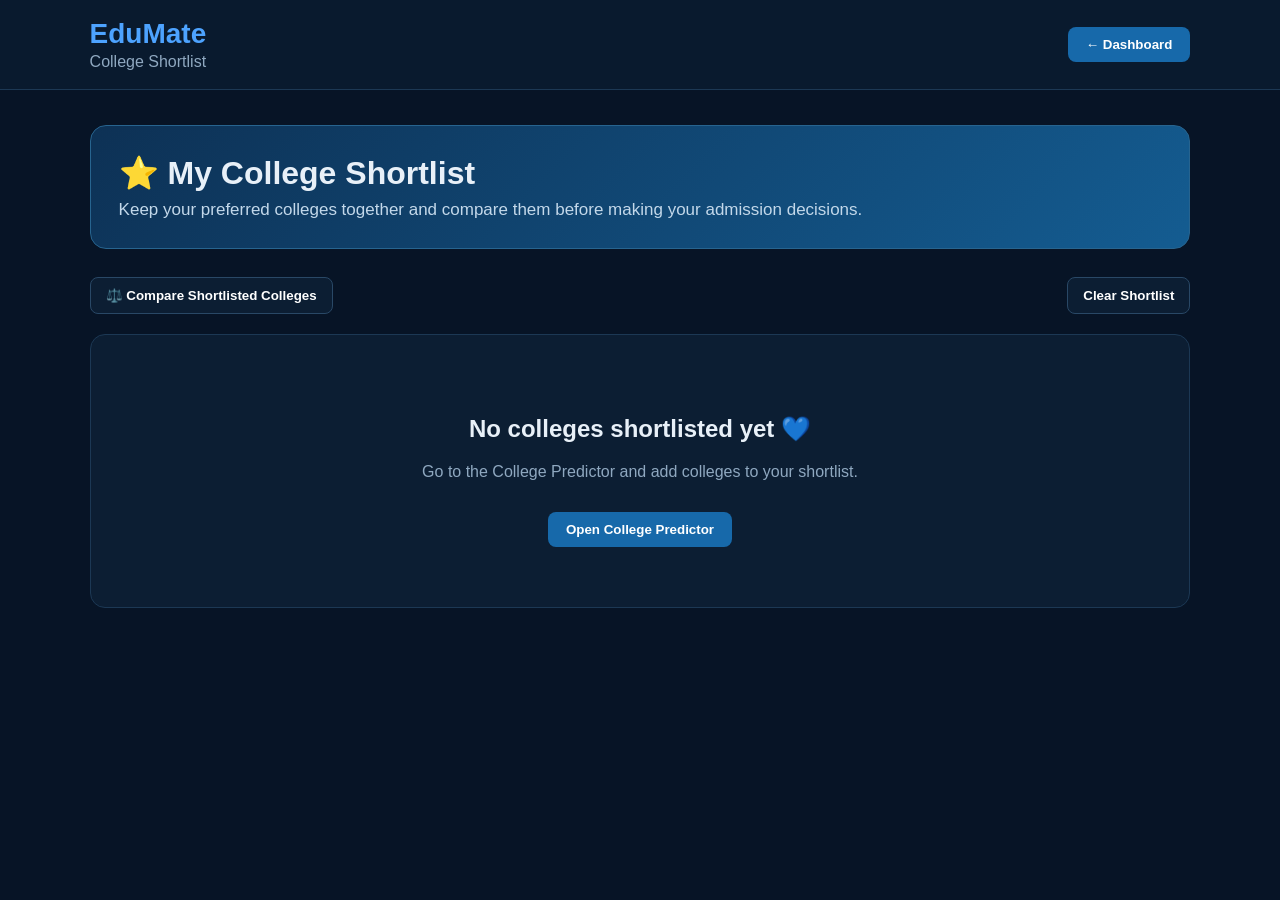
<file: shortlist.html>
<!DOCTYPE html>
<html lang="en">

<head>
    <meta charset="UTF-8">
    <meta name="viewport" content="width=device-width, initial-scale=1.0">

    <title>EduMate - College Shortlist</title>

    <style>
        * {
            box-sizing: border-box;
        }

        body {
            margin: 0;
            font-family: "Segoe UI", Arial, sans-serif;
            background: #071426;
            color: #e8f0f8;
        }

        header {
            background: #091a2e;
            border-bottom: 1px solid #1c3854;
            padding: 18px 7%;
        }

        .header {
            display: flex;
            justify-content: space-between;
            align-items: center;
        }

        .logo {
            color: #4da3ff;
            font-size: 28px;
            font-weight: 700;
        }

        .subtitle {
            color: #8fa8c0;
            margin-top: 3px;
        }

        .back {
            background: #1769aa;
            border: none;
            color: white;
            padding: 10px 18px;
            border-radius: 8px;
            cursor: pointer;
            font-weight: 600;
        }

        .back:hover {
            background: #2180ca;
        }

        main {
            width: 86%;
            max-width: 1200px;
            margin: 35px auto;
        }

        .hero {
            background: linear-gradient(135deg, #0d3155, #145c91);
            border: 1px solid #27648f;
            border-radius: 16px;
            padding: 28px;
            margin-bottom: 28px;
        }

        .hero h1 {
            margin: 0 0 8px;
            font-size: 32px;
        }

        .hero p {
            margin: 0;
            color: #c3d8ea;
            font-size: 17px;
        }

        .toolbar {
            display: flex;
            justify-content: space-between;
            gap: 15px;
            margin-bottom: 20px;
        }

        .toolbar button {
            padding: 10px 15px;
            border-radius: 8px;
            border: 1px solid #294866;
            background: #0c1e33;
            color: white;
            cursor: pointer;
            font-weight: 600;
        }

        .toolbar button:hover {
            border-color: #4da3ff;
            background: #102942;
        }

        .grid {
            display: grid;
            grid-template-columns: repeat(2, 1fr);
            gap: 20px;
        }

        .college {
            background: #0c1e33;
            border: 1px solid #1c3854;
            border-radius: 15px;
            padding: 23px;
            transition: 0.2s;
        }

        .college:hover {
            border-color: #2d75ad;
            transform: translateY(-2px);
        }

        .college h2 {
            margin: 0 0 8px;
            color: #edf5fc;
            font-size: 21px;
        }

        .college p {
            color: #9db2c8;
            margin: 7px 0;
        }

        .college-info {
            margin: 15px 0;
            padding: 14px;
            background: #08192b;
            border-radius: 8px;
        }

        .info-row {
            display: flex;
            justify-content: space-between;
            gap: 15px;
            padding: 7px 0;
            border-bottom: 1px solid #18314a;
        }

        .info-row:last-child {
            border-bottom: none;
        }

        .info-label {
            color: #8fa8c0;
            font-weight: 600;
        }

        .info-value {
            color: #e8f0f8;
            text-align: right;
        }

        .tags {
            margin-top: 12px;
        }

        .tag {
            display: inline-block;
            background: #12385d;
            color: #8dccff;
            padding: 5px 9px;
            border-radius: 5px;
            margin: 3px;
            font-size: 12px;
        }

        .remove {
            width: 100%;
            margin-top: 10px;
            padding: 10px;
            border: 1px solid #873737;
            background: #612525;
            color: white;
            border-radius: 7px;
            cursor: pointer;
            font-weight: 600;
        }

        .remove:hover {
            background: #873737;
        }

        .empty {
            grid-column: 1 / -1;
            text-align: center;
            padding: 60px 20px;
            background: #0c1e33;
            border: 1px solid #1c3854;
            border-radius: 15px;
            color: #8fa8c0;
        }

        .empty h2 {
            color: #e8f0f8;
        }

        .empty .back {
            margin-top: 15px;
        }

        @media(max-width:700px) {
            .grid {
                grid-template-columns: 1fr;
            }

            .header {
                flex-direction: column;
                gap: 15px;
                align-items: flex-start;
            }

            .toolbar {
                flex-direction: column;
            }
        }
    </style>
</head>

<body>

    <header>
        <div class="header">

            <div>
                <div class="logo">EduMate</div>
                <div class="subtitle">College Shortlist</div>
            </div>

            <button class="back" onclick="location.href='index.html'">
                ← Dashboard
            </button>

        </div>
    </header>


    <main>

        <section class="hero">

            <h1>⭐ My College Shortlist</h1>

            <p>
                Keep your preferred colleges together and compare
                them before making your admission decisions.
            </p>

        </section>


        <div class="toolbar">

            <button onclick="location.href='compare.html'">
                ⚖️ Compare Shortlisted Colleges
            </button>

            <button onclick="clearShortlist()">
                Clear Shortlist
            </button>

        </div>


        <div id="collegeGrid" class="grid"></div>

    </main>


    <script>

        /*
            The predictor and shortlist use slightly different
            property names. These helper functions make this page
            compatible with both.
        */

        function getValue(college, possibleNames) {

            for (const name of possibleNames) {

                if (
                    college[name] !== undefined &&
                    college[name] !== null &&
                    college[name] !== ""
                ) {
                    return college[name];
                }
            }

            return "Not available";
        }


        function getCollegeName(college) {

            return getValue(college, [
                "name",
                "college",
                "college_name",
                "collegeName",
                "institute",
                "institution",
                "institution_name"
            ]);
        }


        function getCity(college) {

            return getValue(college, [
                "city",
                "location",
                "district"
            ]);
        }


        function getType(college) {

            return getValue(college, [
                "type",
                "institution_type",
                "college_type"
            ]);
        }


        function getBranch(college) {

            return getValue(college, [
                "branch",
                "branches",
                "branch_name",
                "course"
            ]);
        }


        function getFees(college) {

            return getValue(college, [
                "fees",
                "fee",
                "annual_fees",
                "approx_fees"
            ]);
        }


        function getCutoff(college) {

            return getValue(college, [
                "latest_cutoff",
                "cutoff",
                "cutoff_percentile",
                "percentile"
            ]);
        }


        function getCategory(college) {

            return getValue(college, [
                "category",
                "chance",
                "admission_chance",
                "recommendation"
            ]);
        }


        function getDifference(college) {

            const value = getValue(college, [
                "difference",
                "cutoff_difference"
            ]);

            if (value === "Not available") {
                return value;
            }

            return value;
        }


        /*
            Load the shortlist.
        */

        function getShortlist() {

            const saved =
                localStorage.getItem("edumateShortlist");

            if (!saved) {
                return [];
            }

            try {
                return JSON.parse(saved);
            }

            catch {
                return [];
            }
        }


        /*
            Render shortlisted colleges.
        */

        function render() {

            const grid =
                document.getElementById("collegeGrid");

            const shortlist =
                getShortlist();


            if (shortlist.length === 0) {

                grid.innerHTML = `

                <div class="empty">

                    <h2>
                        No colleges shortlisted yet 💙
                    </h2>

                    <p>
                        Go to the College Predictor and add
                        colleges to your shortlist.
                    </p>

                    <button
                        class="back"
                        onclick="location.href='predictor.html'"
                    >
                        Open College Predictor
                    </button>

                </div>

            `;

                return;
            }


            grid.innerHTML = shortlist.map((college, index) => {

                const name = getCollegeName(college);
                const city = getCity(college);
                const type = getType(college);
                const branch = getBranch(college);
                const fees = getFees(college);
                const cutoff = getCutoff(college);
                const category = getCategory(college);
                const difference = getDifference(college);


                /*
                    Use the stored id if available.
                    Otherwise use the array index.
                */

                const id =
                    college.id !== undefined
                        ? college.id
                        : index;


                return `

                <div class="college">

                    <h2>
                        ${name}
                    </h2>

                    <p>
                        📍 ${city}
                    </p>


                    <div class="college-info">

                        <div class="info-row">

                            <span class="info-label">
                                Branch
                            </span>

                            <span class="info-value">
                                ${branch}
                            </span>

                        </div>


                        <div class="info-row">

                            <span class="info-label">
                                Admission Category
                            </span>

                            <span class="info-value">
                                ${category}
                            </span>

                        </div>


                        <div class="info-row">

                            <span class="info-label">
                                Latest Cutoff
                            </span>

                            <span class="info-value">
                                ${cutoff}
                            </span>

                        </div>


                        <div class="info-row">

                            <span class="info-label">
                                Difference
                            </span>

                            <span class="info-value">
                                ${difference}
                            </span>

                        </div>

                    </div>


                    <div class="tags">

                        <span class="tag">
                            ${type}
                        </span>

                        <span class="tag">
                            ${branch}
                        </span>

                        <span class="tag">
                            Cutoff: ${cutoff}
                        </span>

                    </div>


                    <button
                        class="remove"
                        onclick="removeCollege(${index})"
                    >
                        Remove from Shortlist
                    </button>

                </div>

            `;

            }).join("");

        }


        /*
            Remove by ARRAY INDEX.
    
            This is safer than relying on IDs because
            predictor datasets can have duplicate or missing IDs.
        */

        function removeCollege(index) {

            let shortlist =
                getShortlist();

            shortlist.splice(index, 1);

            localStorage.setItem(
                "edumateShortlist",
                JSON.stringify(shortlist)
            );

            render();

        }


        function clearShortlist() {

            if (
                confirm(
                    "Clear your entire shortlist?"
                )
            ) {

                localStorage.removeItem(
                    "edumateShortlist"
                );

                render();

            }

        }


        render();

    </script>

</body>

</html>
</file>
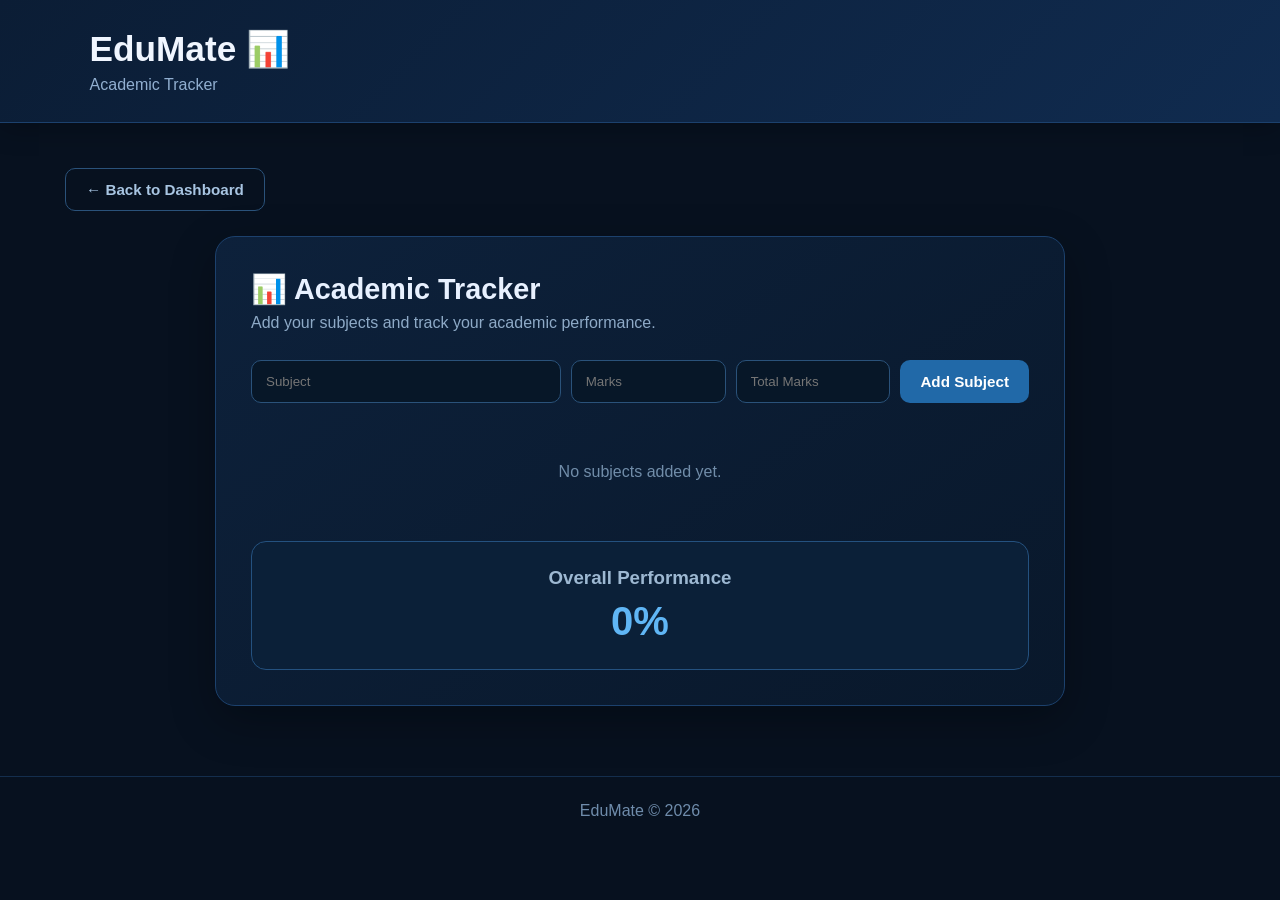
<file: tracker.html>
<!DOCTYPE html>
<html lang="en">

<head>

    <meta charset="UTF-8">

    <meta name="viewport" content="width=device-width, initial-scale=1.0">

    <title>EduMate - Academic Tracker</title>

    <link rel="stylesheet" href="style.css">

</head>


<body>


    <header>

        <h1>EduMate 📊</h1>

        <p>Academic Tracker</p>

    </header>



    <main>


        <section class="tracker-page">


            <button class="back-button" onclick="window.location.href='index.html'">

                ← Back to Dashboard

            </button>



            <div class="tracker-container">


                <h2>📊 Academic Tracker</h2>

                <p class="page-description">

                    Add your subjects and track
                    your academic performance.

                </p>



                <div class="tracker-inputs">


                    <input type="text" id="subject" placeholder="Subject">


                    <input type="number" id="marks" placeholder="Marks" min="0">


                    <input type="number" id="total" placeholder="Total Marks" min="1">


                    <button onclick="addSubject()">
                        Add Subject
                    </button>


                </div>



                <div id="subjectList"></div>


                <div class="overall-performance">

                    <h3>Overall Performance</h3>

                    <div id="overallPercentage">
                        0%
                    </div>

                </div>


            </div>


        </section>


    </main>



    <footer>

        <p>EduMate © 2026</p>

    </footer>



    <script>


        let subjects =
            JSON.parse(
                localStorage.getItem(
                    "edumateSubjects"
                )
            ) || [];



        function saveSubjects() {

            localStorage.setItem(
                "edumateSubjects",
                JSON.stringify(subjects)
            );

        }



        function addSubject() {


            const subject =
                document.getElementById(
                    "subject"
                ).value.trim();


            const marks =
                Number(
                    document.getElementById(
                        "marks"
                    ).value
                );


            const total =
                Number(
                    document.getElementById(
                        "total"
                    ).value
                );


            if (
                !subject ||
                !marks ||
                !total ||
                marks < 0 ||
                total <= 0 ||
                marks > total
            ) {

                alert(
                    "Please enter valid subject details."
                );

                return;

            }


            subjects.push({

                subject: subject,

                marks: marks,

                total: total

            });


            saveSubjects();


            document.getElementById(
                "subject"
            ).value = "";


            document.getElementById(
                "marks"
            ).value = "";


            document.getElementById(
                "total"
            ).value = "";


            displaySubjects();

        }



        function deleteSubject(index) {

            subjects.splice(index, 1);

            saveSubjects();

            displaySubjects();

        }



        function displaySubjects() {


            const list =
                document.getElementById(
                    "subjectList"
                );


            list.innerHTML = "";


            if (subjects.length === 0) {

                list.innerHTML = `

            <p class="empty-message">

                No subjects added yet.

            </p>

        `;

                document.getElementById(
                    "overallPercentage"
                ).textContent = "0%";

                return;

            }



            let totalMarks = 0;

            let totalPossible = 0;



            subjects.forEach(
                function (item, index) {


                    totalMarks +=
                        item.marks;


                    totalPossible +=
                        item.total;



                    const percentage =
                        (
                            item.marks /
                            item.total
                        ) * 100;



                    const card =
                        document.createElement(
                            "div"
                        );


                    card.className =
                        "subject-card";


                    card.innerHTML = `

                <div>

                    <h3>
                        ${item.subject}
                    </h3>

                    <p>
                        ${item.marks}
                        /
                        ${item.total}
                    </p>

                    <strong>
                        ${percentage.toFixed(1)}%
                    </strong>

                </div>

                <button
                    onclick="deleteSubject(${index})">

                    Delete

                </button>

            `;


                    list.appendChild(card);

                }
            );



            const overall =
                (
                    totalMarks /
                    totalPossible
                ) * 100;


            document.getElementById(
                "overallPercentage"
            ).textContent =
                overall.toFixed(1) + "%";

        }



        displaySubjects();

    </script>


</body>

</html>
</file>
<file: style1.css>
* {
    box-sizing: border-box;
}

body {
    margin: 0;
    font-family: "Segoe UI", Arial, sans-serif;
    background: #071426;
    color: #e8f0f8;
}


/* =====================================================
           AUTHENTICATION AREA
        ===================================================== */

#authPage {

    min-height: 100vh;

    display: flex;

    justify-content: center;

    align-items: center;

    padding: 25px;

    background:
        radial-gradient(circle at top right,
            #123e63 0%,
            #071426 45%,
            #050e1b 100%);
}


.auth-box {

    width: 100%;

    max-width: 440px;

    background: #0c1e33;

    border: 1px solid #27648f;

    border-radius: 18px;

    padding: 40px;

    box-shadow:
        0 20px 50px rgba(0, 0, 0, 0.45);
}


.auth-logo {

    text-align: center;

    color: #4da3ff;

    font-size: 36px;

    font-weight: 700;

    margin-bottom: 5px;
}


.auth-subtitle {

    text-align: center;

    color: #8fa8c0;

    margin-bottom: 30px;
}


.auth-title {

    text-align: center;

    color: #ffffff;

    font-size: 24px;

    margin: 0 0 25px;
}


.auth-input-group {

    margin-bottom: 17px;
}


.auth-input-group label {

    display: block;

    margin-bottom: 7px;

    color: #c3d8ea;

    font-size: 14px;

    font-weight: 600;
}


.auth-input-group input {

    width: 100%;

    padding: 13px 14px;

    background: #08192b;

    border: 1px solid #294866;

    border-radius: 8px;

    color: white;

    font-size: 15px;

    outline: none;
}


.auth-input-group input:focus {

    border-color: #4da3ff;

    box-shadow:
        0 0 0 2px rgba(77, 163, 255, 0.12);
}


.auth-button {

    width: 100%;

    padding: 13px;

    margin-top: 8px;

    border: none;

    border-radius: 8px;

    background: #1769aa;

    color: white;

    font-size: 16px;

    font-weight: 600;

    cursor: pointer;
}


.auth-button:hover {

    background: #1d7bc4;
}


.auth-switch {

    text-align: center;

    margin-top: 22px;

    color: #8fa8c0;

    font-size: 14px;
}


.auth-switch button {

    border: none;

    background: none;

    color: #4da3ff;

    font-weight: 600;

    cursor: pointer;

    font-size: 14px;

    padding: 0;
}


.auth-switch button:hover {

    text-decoration: underline;
}


.auth-message {

    text-align: center;

    font-size: 13px;

    margin-top: 12px;

    min-height: 18px;
}


.error-message {

    color: #ff7777;
}


.success-message {

    color: #55d68b;
}


.password-note {

    color: #6f879e;

    font-size: 12px;

    margin-top: 5px;
}


/* =====================================================
           DASHBOARD
        ===================================================== */

#dashboard {

    display: none;

    min-height: 100vh;
}


/* =====================================================
           HEADER
        ===================================================== */

header {

    background: #091a2e;

    border-bottom: 1px solid #1c3854;

    padding: 18px 6%;

    position: sticky;

    top: 0;

    z-index: 1000;
}


.header {

    display: flex;

    justify-content: space-between;

    align-items: center;
}


.brand {

    display: flex;

    flex-direction: column;
}


.logo {

    color: #4da3ff;

    font-size: 28px;

    font-weight: 700;
}


.subtitle {

    color: #8fa8c0;

    font-size: 15px;

    margin-top: 3px;
}


.header-right {

    display: flex;

    align-items: center;

    gap: 14px;
}


/* =====================================================
           AI ASSISTANT
        ===================================================== */

.ai-button {

    display: flex;

    align-items: center;

    gap: 9px;

    padding: 11px 17px;

    border-radius: 9px;

    background: #102c49;

    border: 1px solid #2879b8;

    color: #8dccff;

    font-size: 14px;

    font-weight: 600;

    cursor: default;
}


.ai-icon {

    font-size: 18px;
}


/* =====================================================
           LOGOUT
        ===================================================== */

.logout {

    background: #e64b4b;

    border: none;

    color: white;

    padding: 11px 20px;

    border-radius: 8px;

    font-weight: 600;

    cursor: pointer;
}


.logout:hover {

    background: #c93636;
}


/* =====================================================
           MAIN
        ===================================================== */

main {

    width: 86%;

    max-width: 1250px;

    margin: 35px auto 60px;
}


/* =====================================================
           HERO
        ===================================================== */

.hero {

    background:
        linear-gradient(135deg,
            #0d3155,
            #145c91);

    border: 1px solid #27648f;

    border-radius: 18px;

    padding: 38px 30px;

    margin-bottom: 42px;

    text-align: center;

    box-shadow:
        0 12px 30px rgba(0, 0, 0, 0.25);
}


.hero h1 {

    margin: 0 0 10px;

    font-size: 34px;

    color: white;
}


.hero p {

    margin: 0;

    color: #c3d8ea;

    font-size: 17px;
}


/* =====================================================
           SECTIONS
        ===================================================== */

.section {

    margin-bottom: 48px;
}


.section-title {

    font-size: 27px;

    margin: 0 0 7px;

    color: #edf5fc;
}


.section-description {

    margin: 0 0 22px;

    color: #8fa8c0;

    font-size: 16px;
}


/* =====================================================
           FEATURE CARDS
        ===================================================== */

.cards {

    display: grid;

    grid-template-columns:
        repeat(3, 1fr);

    gap: 22px;
}


.card {

    background: #0c1e33;

    border: 1px solid #1c3854;

    border-radius: 15px;

    padding: 25px;

    min-height: 290px;

    display: flex;

    flex-direction: column;

    transition: 0.2s ease;
}


.card:hover {

    border-color: #2d75ad;

    transform: translateY(-3px);

    box-shadow:
        0 10px 25px rgba(0, 0, 0, 0.2);
}


.icon {

    width: 48px;

    height: 48px;

    display: flex;

    align-items: center;

    justify-content: center;

    background: #12385d;

    border-radius: 10px;

    font-size: 25px;

    margin-bottom: 17px;
}


.card h3 {

    margin: 0 0 10px;

    font-size: 21px;

    color: #edf5fc;
}


.card p {

    margin: 0 0 20px;

    color: #9db2c8;

    line-height: 1.6;

    flex-grow: 1;
}


.open-button {

    width: 100%;

    padding: 11px;

    border: none;

    border-radius: 8px;

    background: #1769aa;

    color: white;

    font-size: 14px;

    font-weight: 600;

    cursor: pointer;
}


.open-button:hover {

    background: #1d7bc4;
}


/* =====================================================
           ACADEMIC ORGANIZER
        ===================================================== */

.organizer-grid {

    display: grid;

    grid-template-columns:
        repeat(2, 1fr);

    gap: 22px;
}


.organizer-grid .card {

    min-height: 290px;
}


/* =====================================================
           FOOTER
        ===================================================== */

footer {

    text-align: center;

    border-top: 1px solid #1c3854;

    padding: 25px;

    color: #6f879e;

    font-size: 13px;
}


/* =====================================================
           RESPONSIVE
        ===================================================== */

@media(max-width: 900px) {

    .cards {

        grid-template-columns:
            repeat(2, 1fr);
    }

    .organizer-grid {

        grid-template-columns:
            repeat(2, 1fr);
    }
}


@media(max-width: 650px) {

    header {

        padding: 15px 5%;
    }


    .header {

        align-items: flex-start;

        gap: 15px;
    }


    .header-right {

        flex-direction: column;

        align-items: flex-end;
    }


    .cards,
    .organizer-grid {

        grid-template-columns: 1fr;
    }


    main {

        width: 92%;
    }


    .hero h1 {

        font-size: 27px;
    }


    .login-box {

        padding: 30px 24px;
    }
}
</file>
<file: style.css>
/* =========================================
   GLOBAL
========================================= */

* {
    box-sizing: border-box;
    margin: 0;
    padding: 0;
}


body {

    font-family:
        "Segoe UI",
        Arial,
        sans-serif;

    background:
        #07111f;

    color:
        #e8f1ff;

    min-height:
        100vh;

}


button,
input,
select {

    font-family:
        inherit;

}


button {

    cursor:
        pointer;

}


/* =========================================
   HEADER
========================================= */

header {

    background:
        linear-gradient(135deg,
            #0b1d35,
            #102b4f);

    border-bottom:
        1px solid #1c416d;

    padding:
        28px 7%;

    box-shadow:
        0 5px 25px rgba(0,
            0,
            0,
            0.25);

}


header h1 {

    font-size:
        2.2rem;

    color:
        #f0f6ff;

}


header p {

    margin-top:
        6px;

    color:
        #91afd0;

}


/* =========================================
   HEADER CONTENT
========================================= */

.header-content {

    display:
        flex;

    align-items:
        center;

    justify-content:
        space-between;

}


/* =========================================
   MAIN
========================================= */

main {

    width:
        100%;

    max-width:
        1200px;

    margin:
        auto;

    padding:
        45px 25px 70px;

}


/* =========================================
   WELCOME
========================================= */

.welcome {

    text-align:
        center;

    margin-bottom:
        40px;

}


.welcome h2 {

    font-size:
        2rem;

    margin-bottom:
        10px;

}


.welcome p {

    color:
        #91afd0;

    font-size:
        1rem;

}


/* =========================================
   FEATURE CARDS
========================================= */

.features {

    display:
        grid;

    grid-template-columns:
        repeat(3,
            1fr);

    gap:
        24px;

}


.feature-card {

    background:
        linear-gradient(145deg,
            #0d213b,
            #0a192d);

    border:
        1px solid #1c416d;

    border-radius:
        18px;

    padding:
        30px;

    min-height:
        270px;

    display:
        flex;

    flex-direction:
        column;

    justify-content:
        space-between;

    box-shadow:
        0 12px 35px rgba(0,
            0,
            0,
            0.25);

    transition:
        transform 0.25s ease,
        border-color 0.25s ease,
        box-shadow 0.25s ease;

}


.feature-card:hover {

    transform:
        translateY(-5px);

    border-color:
        #3e8edc;

    box-shadow:
        0 18px 45px rgba(0,
            0,
            0,
            0.35);

}


.feature-icon {

    font-size:
        2.4rem;

    margin-bottom:
        12px;

}


.feature-card h3 {

    font-size:
        1.35rem;

    margin-bottom:
        10px;

}


.feature-card p {

    color:
        #91afd0;

    line-height:
        1.6;

    margin-bottom:
        25px;

}


/* =========================================
   BUTTONS
========================================= */

button {

    border:
        none;

    border-radius:
        10px;

    padding:
        12px 20px;

    font-size:
        0.95rem;

    font-weight:
        600;

    color:
        #ffffff;

    background:
        #2169a8;

    transition:
        0.2s ease;

}


button:hover {

    background:
        #2d82ca;

    transform:
        translateY(-1px);

}


.logout-button {

    background:
        transparent;

    border:
        1px solid #315b86;

    padding:
        9px 17px;

}


.logout-button:hover {

    background:
        #102d4d;

}


/* =========================================
   FOOTER
========================================= */

footer {

    text-align:
        center;

    padding:
        25px;

    color:
        #6f8cab;

    border-top:
        1px solid #142e4d;

}


/* =========================================
   AUTH / LOGIN PAGE
========================================= */

.auth-page {

    min-height:
        100vh;

    display:
        flex;

    justify-content:
        center;

    align-items:
        center;

    padding:
        25px;

    background:
        radial-gradient(circle at top,
            #12355c 0%,
            #07111f 55%,
            #050b14 100%);

}


.auth-card {

    width:
        100%;

    max-width:
        430px;

    background:
        rgba(13,
            33,
            59,
            0.96);

    border:
        1px solid #24517f;

    border-radius:
        22px;

    padding:
        38px;

    box-shadow:
        0 25px 70px rgba(0,
            0,
            0,
            0.45);

    text-align:
        center;

}


.auth-logo {

    width:
        65px;

    height:
        65px;

    margin:
        0 auto 15px;

    display:
        flex;

    align-items:
        center;

    justify-content:
        center;

    border-radius:
        18px;

    background:
        #164b7c;

    font-size:
        2rem;

}


.auth-card h1 {

    font-size:
        2.3rem;

}


.auth-subtitle {

    color:
        #89a8cb;

    margin-top:
        5px;

    margin-bottom:
        32px;

}


.auth-card h2 {

    margin-bottom:
        8px;

}


.auth-description {

    color:
        #89a8cb;

    font-size:
        0.9rem;

    margin-bottom:
        25px;

}


.auth-card label {

    display:
        block;

    text-align:
        left;

    margin:
        15px 0 7px;

    font-size:
        0.9rem;

    color:
        #b8cce3;

}


.auth-card input {

    width:
        100%;

    padding:
        13px 14px;

    border:
        1px solid #2b5278;

    border-radius:
        10px;

    background:
        #071728;

    color:
        #ffffff;

    outline:
        none;

}


.auth-card input:focus {

    border-color:
        #3e8edc;

    box-shadow:
        0 0 0 3px rgba(62,
            142,
            220,
            0.12);

}


.auth-button {

    width:
        100%;

    margin-top:
        24px;

    padding:
        13px;

    background:
        #2475b8;

}


.auth-button:hover {

    background:
        #2e8bd3;

}


.switch-auth {

    margin-top:
        24px;

    color:
        #829dbb;

    font-size:
        0.9rem;

}


.text-button {

    padding:
        0;

    background:
        none;

    color:
        #4ba3ee;

    font-size:
        inherit;

}


.text-button:hover {

    background:
        none;

    transform:
        none;

    text-decoration:
        underline;

}


.auth-message {

    min-height:
        20px;

    margin-top:
        12px;

    font-size:
        0.85rem;

}


.auth-message.error {

    color:
        #ff8d8d;

}


.auth-message.success {

    color:
        #72d6a0;

}


/* =========================================
   INNER PAGES
========================================= */

.predictor-page,
.tracker-page,
.planner-page {

    width:
        100%;

}


.back-button {

    background:
        transparent;

    border:
        1px solid #2a527a;

    color:
        #a8c5e2;

    margin-bottom:
        25px;

}


.back-button:hover {

    background:
        #102d4d;

}


.predictor-container,
.tracker-container,
.planner-container {

    max-width:
        850px;

    margin:
        0 auto;

    background:
        linear-gradient(145deg,
            #0d213b,
            #09182b);

    border:
        1px solid #1c416d;

    border-radius:
        20px;

    padding:
        35px;

    box-shadow:
        0 15px 45px rgba(0,
            0,
            0,
            0.3);

}


.predictor-container h2,
.tracker-container h2,
.planner-container h2 {

    font-size:
        1.8rem;

    margin-bottom:
        8px;

}


.page-description {

    color:
        #8eaac7;

    margin-bottom:
        28px;

}


/* =========================================
   FORM ELEMENTS
========================================= */

.predictor-container label {

    display:
        block;

    margin:
        18px 0 7px;

    color:
        #b9cee4;

    font-size:
        0.92rem;

}


.predictor-container input,
.predictor-container select,
.tracker-inputs input,
.planner-inputs input,
.planner-inputs select {

    width:
        100%;

    padding:
        13px 14px;

    border:
        1px solid #2a527a;

    border-radius:
        10px;

    background:
        #071728;

    color:
        #ffffff;

    outline:
        none;

}


.predictor-container input:focus,
.predictor-container select:focus,
.tracker-inputs input:focus,
.planner-inputs input:focus,
.planner-inputs select:focus {

    border-color:
        #3e8edc;

    box-shadow:
        0 0 0 3px rgba(62,
            142,
            220,
            0.1);

}


.predict-button {

    width:
        100%;

    margin-top:
        28px;

    padding:
        14px;

    font-size:
        1rem;

}


/* =========================================
   RESULTS
========================================= */

#results {

    margin-top:
        30px;

}


#results>h3 {

    margin-bottom:
        18px;

}


.college-result {

    position:
        relative;

    background:
        #0a1b30;

    border:
        1px solid #21496f;

    border-radius:
        14px;

    padding:
        22px;

    margin-bottom:
        15px;

}


.college-result h4 {

    font-size:
        1.05rem;

    line-height:
        1.4;

    padding-right:
        100px;

    margin-bottom:
        13px;

}


.college-result p {

    color:
        #9db6d0;

    margin-top:
        7px;

}


.chance-badge {

    position:
        absolute;

    top:
        18px;

    right:
        18px;

    padding:
        5px 9px;

    border-radius:
        20px;

    font-size:
        0.72rem;

    font-weight:
        700;

}


.chance-badge.safe {

    background:
        rgba(52,
            180,
            116,
            0.15);

    color:
        #69d69e;

}


.chance-badge.moderate {

    background:
        rgba(72,
            146,
            221,
            0.15);

    color:
        #76b7f0;

}


.chance-badge.difficult {

    background:
        rgba(180,
            105,
            105,
            0.15);

    color:
        #e59696;

}


.loading {

    padding:
        20px;

    text-align:
        center;

    color:
        #8db6dc;

}


.error-message {

    background:
        rgba(180,
            75,
            75,
            0.12);

    border:
        1px solid #633c46;

    color:
        #ff9c9c;

    border-radius:
        10px;

    padding:
        15px;

}


/* =========================================
   TRACKER
========================================= */

.tracker-inputs {

    display:
        grid;

    grid-template-columns:
        2fr 1fr 1fr auto;

    gap:
        10px;

    margin-bottom:
        30px;

}


.tracker-inputs button {

    white-space:
        nowrap;

}


.subject-card {

    display:
        flex;

    align-items:
        center;

    justify-content:
        space-between;

    background:
        #0a1b30;

    border:
        1px solid #21496f;

    border-radius:
        13px;

    padding:
        18px 20px;

    margin-bottom:
        12px;

}


.subject-card h3 {

    margin-bottom:
        5px;

}


.subject-card p {

    color:
        #8faac5;

    margin-bottom:
        4px;

}


.subject-card strong {

    color:
        #62b5f5;

}


.subject-card button {

    background:
        transparent;

    border:
        1px solid #70464c;

    color:
        #e99a9a;

}


.overall-performance {

    margin-top:
        30px;

    padding:
        25px;

    border-radius:
        15px;

    text-align:
        center;

    background:
        #0b2038;

    border:
        1px solid #24517f;

}


.overall-performance h3 {

    color:
        #9db8d2;

    margin-bottom:
        10px;

}


#overallPercentage {

    font-size:
        2.5rem;

    font-weight:
        700;

    color:
        #60b6f5;

}


.empty-message {

    text-align:
        center;

    color:
        #718da9;

    padding:
        30px;

}


/* =========================================
   PLANNER
========================================= */

.planner-inputs {

    display:
        grid;

    grid-template-columns:
        2fr 1fr 1fr 1fr auto;

    gap:
        10px;

    margin-bottom:
        30px;

}


.planner-inputs button {

    white-space:
        nowrap;

}


.task-card {

    display:
        flex;

    justify-content:
        space-between;

    align-items:
        center;

    gap:
        20px;

    background:
        #0a1b30;

    border:
        1px solid #21496f;

    border-radius:
        13px;

    padding:
        18px 20px;

    margin-bottom:
        12px;

}


.task-card h3 {

    margin-bottom:
        7px;

}


.task-card p {

    color:
        #8faac5;

    margin-top:
        4px;

}


.task-card strong {

    display:
        inline-block;

    margin-top:
        8px;

    color:
        #72b9ed;

}


.task-actions {

    display:
        flex;

    gap:
        8px;

}


.task-actions button {

    padding:
        8px 12px;

    font-size:
        0.82rem;

}


.task-actions button:last-child {

    background:
        transparent;

    border:
        1px solid #70464c;

    color:
        #e99a9a;

}


.task-card.completed {

    opacity:
        0.55;

}


.task-card.completed h3 {

    text-decoration:
        line-through;

}


/* =========================================
   RESPONSIVE
========================================= */

@media (max-width: 850px) {

    .features {

        grid-template-columns:
            1fr;

    }


    .tracker-inputs {

        grid-template-columns:
            1fr;

    }


    .planner-inputs {

        grid-template-columns:
            1fr;

    }


    .task-card {

        flex-direction:
            column;

        align-items:
            flex-start;

    }


    .task-actions {

        width:
            100%;

    }


    .task-actions button {

        flex:
            1;

    }

}


@media (max-width: 550px) {

    header {

        padding:
            22px;

    }


    header h1 {

        font-size:
            1.8rem;

    }


    main {

        padding:
            30px 16px 50px;

    }


    .auth-card {

        padding:
            28px 22px;

    }


    .predictor-container,
    .tracker-container,
    .planner-container {

        padding:
            22px;

    }


    .college-result h4 {

        padding-right:
            0;

        padding-top:
            25px;

    }


    .chance-badge {

        top:
            14px;

        left:
            18px;

        right:
            auto;

    }


    .header-content {

        align-items:
            flex-start;

        gap:
            15px;

    }

}
</file>
